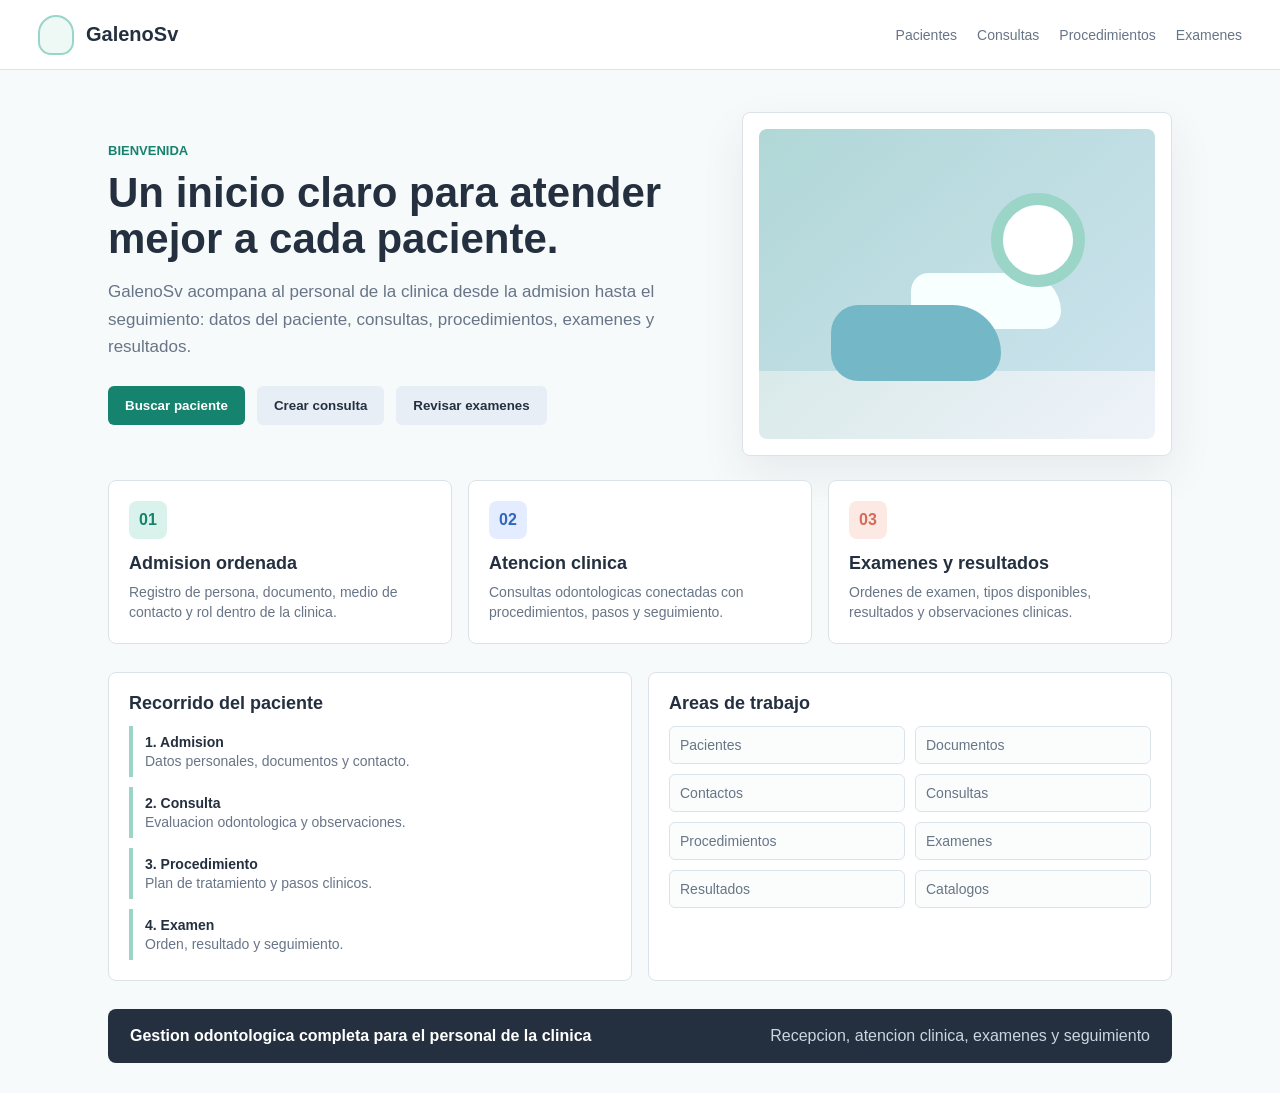
<file: GalenoSv/propuestas/index.html>
<!doctype html>
<html lang="es">
<head>
    <meta charset="utf-8">
    <meta name="viewport" content="width=device-width, initial-scale=1">
    <title>GalenoSv - Bienvenida cercana</title>
    <link rel="stylesheet" href="estilo.css">
</head>
<body>
    <!-- ********** PARTE 1: ENCABEZADO Y BIENVENIDA PRINCIPAL ********** -->
    <header class="topbar">
        <div class="brand">
            <div class="tooth"></div>
            <span>GalenoSv</span>
        </div>
        <nav class="links">
            <a href="#">Pacientes</a>
            <a href="#">Consultas</a>
            <a href="#">Procedimientos</a>
            <a href="#">Examenes</a>
        </nav>
    </header>

    <section class="hero">
        <div>
            <div class="eyebrow">Bienvenida</div>
            <h1>Un inicio claro para atender mejor a cada paciente.</h1>
            <p class="copy">GalenoSv acompana al personal de la clinica desde la admision hasta el seguimiento: datos del paciente, consultas, procedimientos, examenes y resultados.</p>
            <div class="cta">
                <button class="btn">Buscar paciente</button>
                <button class="btn alt">Crear consulta</button>
                <button class="btn alt">Revisar examenes</button>
            </div>
        </div>
        <div class="photo">
            <div class="scene"></div>
        </div>
    </section>
    <!-- ********** FIN PARTE 1 ********** -->

    <!-- ********** PARTE 2: TARJETAS DE RESUMEN CENTRAL ********** -->
    <section class="quick">
        <article>
            <div class="icon green">01</div>
            <h2>Admision ordenada</h2>
            <p>Registro de persona, documento, medio de contacto y rol dentro de la clinica.</p>
        </article>
        <article>
            <div class="icon blue">02</div>
            <h2>Atencion clinica</h2>
            <p>Consultas odontologicas conectadas con procedimientos, pasos y seguimiento.</p>
        </article>
        <article>
            <div class="icon coral">03</div>
            <h2>Examenes y resultados</h2>
            <p>Ordenes de examen, tipos disponibles, resultados y observaciones clinicas.</p>
        </article>
    </section>
    <!-- ********** FIN PARTE 2 ********** -->

    <!-- ********** PARTE 3: RECORRIDO, AREAS DE TRABAJO Y CIERRE ********** -->
    <section class="journey">
        <div class="box">
            <h2>Recorrido del paciente</h2>
            <div class="route">
                <div><strong>1. Admision</strong>Datos personales, documentos y contacto.</div>
                <div><strong>2. Consulta</strong>Evaluacion odontologica y observaciones.</div>
                <div><strong>3. Procedimiento</strong>Plan de tratamiento y pasos clinicos.</div>
                <div><strong>4. Examen</strong>Orden, resultado y seguimiento.</div>
            </div>
        </div>
        <div class="box">
            <h2>Areas de trabajo</h2>
            <div class="module-grid">
                <span>Pacientes</span>
                <span>Documentos</span>
                <span>Contactos</span>
                <span>Consultas</span>
                <span>Procedimientos</span>
                <span>Examenes</span>
                <span>Resultados</span>
                <span>Catalogos</span>
            </div>
        </div>
    </section>

    <div class="strip">
        <strong>Gestion odontologica completa para el personal de la clinica</strong>
        <span>Recepcion, atencion clinica, examenes y seguimiento</span>
    </div>
    <!-- ********** FIN PARTE 3 ********** -->
</body>
</html>
</file>
<file: GalenoSv/propuestas/estilo.css>
/* ********** ESTILOS GENERALES ********** */
:root {
    --bg: #f7fafb;
    --panel: #fff;
    --ink: #24303f;
    --muted: #687587;
    --line: #dbe3e8;
    --green: #16836f;
    --blue: #3066be;
    --coral: #d56b57;
    --soft: #eef8f5;
}

* {
    box-sizing: border-box;
}

body {
    margin: 0;
    font-family: Arial, Helvetica, sans-serif;
    color: var(--ink);
    background: var(--bg);
}

h1 {
    margin: 0;
    font-size: 42px;
    line-height: 1.1;
}

h2 {
    margin: 0 0 8px;
    font-size: 18px;
}

/* ********** PARTE 1: ENCABEZADO Y BIENVENIDA PRINCIPAL ********** */
.topbar {
    height: 70px;
    display: flex;
    align-items: center;
    justify-content: space-between;
    padding: 0 38px;
    background: var(--panel);
    border-bottom: 1px solid var(--line);
}

.brand {
    display: flex;
    align-items: center;
    gap: 12px;
    font-size: 20px;
    font-weight: 700;
}

.tooth {
    width: 36px;
    height: 40px;
    border: 2px solid #9bd5c8;
    background: var(--soft);
    border-radius: 18px 18px 13px 13px;
}

.links {
    display: flex;
    gap: 20px;
    font-size: 14px;
}

.links a {
    text-decoration: none;
    color: var(--muted);
}

.hero {
    max-width: 1120px;
    margin: 0 auto;
    padding: 42px 28px 24px;
    display: grid;
    grid-template-columns: 1fr 430px;
    gap: 34px;
    align-items: center;
}

.eyebrow {
    color: var(--green);
    font-weight: 700;
    font-size: 13px;
    text-transform: uppercase;
    letter-spacing: 0;
    margin-bottom: 12px;
}

.copy {
    margin: 16px 0 0;
    color: var(--muted);
    line-height: 1.6;
    font-size: 17px;
    max-width: 650px;
}

.cta {
    display: flex;
    flex-wrap: wrap;
    gap: 12px;
    margin-top: 26px;
}

.btn {
    border: 0;
    border-radius: 6px;
    padding: 12px 17px;
    background: var(--green);
    color: #fff;
    font-weight: 700;
}

.btn.alt {
    background: #e8eef6;
    color: var(--ink);
}

.photo {
    background: var(--panel);
    border: 1px solid var(--line);
    border-radius: 8px;
    padding: 16px;
    box-shadow: 0 18px 45px rgba(33, 52, 70, .08);
}

.scene {
    height: 310px;
    border-radius: 8px;
    background:
        linear-gradient(140deg, rgba(22, 131, 111, .22), rgba(48, 102, 190, .08)),
        linear-gradient(0deg, #fff 0 22%, #dceff4 22% 100%);
    position: relative;
    overflow: hidden;
}

.scene::before {
    content: "";
    position: absolute;
    width: 170px;
    height: 76px;
    left: 72px;
    bottom: 58px;
    border-radius: 40px 70px 40px 40px;
    background: #74b8c8;
    box-shadow: 70px -42px 0 -10px #f8ffff;
}

.scene::after {
    content: "";
    position: absolute;
    width: 70px;
    height: 70px;
    right: 70px;
    top: 64px;
    border-radius: 50%;
    background: #fff;
    border: 12px solid #9bd5c8;
}

/* ********** PARTE 2: TARJETAS DE RESUMEN CENTRAL ********** */
.quick {
    max-width: 1120px;
    margin: 0 auto;
    padding: 0 28px 28px;
    display: grid;
    grid-template-columns: repeat(3, 1fr);
    gap: 16px;
}

article {
    background: var(--panel);
    border: 1px solid var(--line);
    border-radius: 8px;
    padding: 20px;
}

.icon {
    width: 38px;
    height: 38px;
    border-radius: 8px;
    display: grid;
    place-items: center;
    margin-bottom: 14px;
    font-weight: 700;
}

.green {
    background: #d9f2ec;
    color: var(--green);
}

.blue {
    background: #e4edff;
    color: var(--blue);
}

.coral {
    background: #fde9e4;
    color: var(--coral);
}

article p {
    margin: 0;
    color: var(--muted);
    line-height: 1.45;
    font-size: 14px;
}

/* ********** PARTE 3: RECORRIDO, AREAS DE TRABAJO Y CIERRE ********** */
.journey {
    max-width: 1120px;
    margin: 0 auto;
    padding: 0 28px 28px;
    display: grid;
    grid-template-columns: 1fr 1fr;
    gap: 16px;
}

.box {
    background: var(--panel);
    border: 1px solid var(--line);
    border-radius: 8px;
    padding: 20px;
}

.box p {
    margin: 0;
    color: var(--muted);
    line-height: 1.45;
    font-size: 14px;
}

.route {
    display: grid;
    gap: 10px;
    margin-top: 12px;
}

.route div {
    border-left: 4px solid #9bd5c8;
    padding: 8px 0 8px 12px;
    color: var(--muted);
    font-size: 14px;
}

.route strong {
    display: block;
    color: var(--ink);
    margin-bottom: 3px;
}

.module-grid {
    display: grid;
    grid-template-columns: repeat(2, 1fr);
    gap: 10px;
    margin-top: 12px;
}

.module-grid span {
    border: 1px solid var(--line);
    border-radius: 6px;
    padding: 10px;
    color: var(--muted);
    font-size: 14px;
    background: #fbfdfd;
}

.strip {
    max-width: 1064px;
    margin: 0 auto 30px;
    background: #24303f;
    color: #fff;
    border-radius: 8px;
    padding: 18px 22px;
    display: flex;
    justify-content: space-between;
    gap: 18px;
}

.strip span {
    color: #ccd6df;
}

/* ********** AJUSTES RESPONSIVOS ********** */
@media (max-width: 900px) {
    .links {
        display: none;
    }

    .hero,
    .quick,
    .journey {
        grid-template-columns: 1fr;
    }

    h1 {
        font-size: 34px;
    }

    .strip {
        flex-direction: column;
    }
}
</file>
